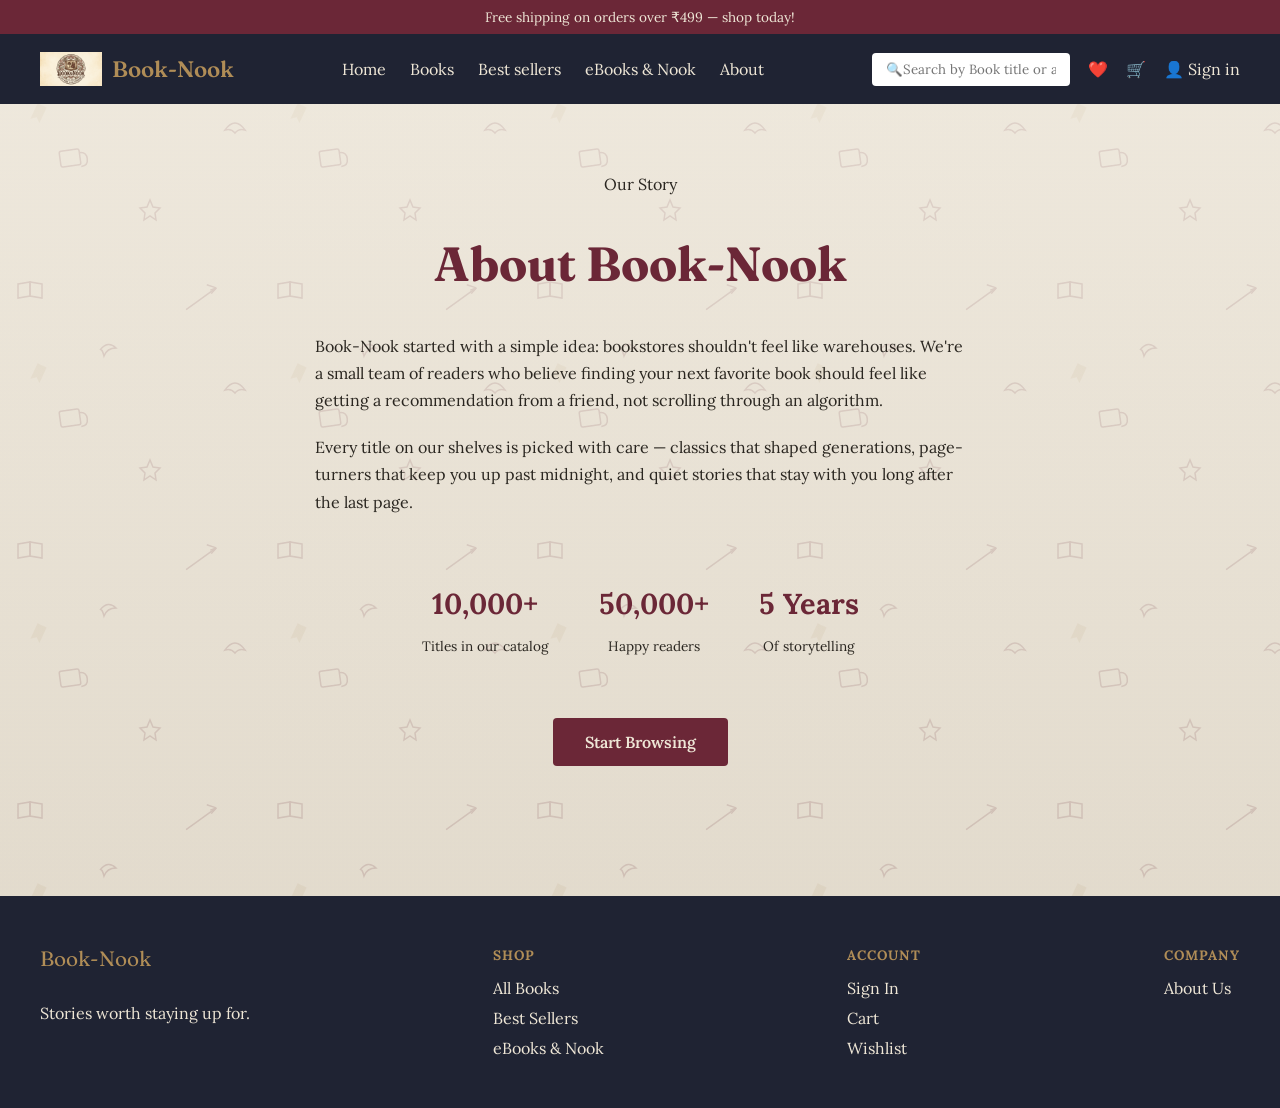
<file: about.html>
<!DOCTYPE html>
<html lang="en">
  <head>
    <meta charset="UTF-8">
    <meta name="viewport" content="width=device-width, initial-scale=1.0">
    <link rel="preconnect" href="https://fonts.googleapis.com">
    <link href="https://fonts.googleapis.com/css2?family=Fraunces:wght@600;700&family=Lora:ital,wght@0,400;1,400&display=swap" rel="stylesheet">
    <link rel="stylesheet" href="style.css">
    <title>Book-Nook</title>
  </head>
  <body>
<div class="promo-bar">
  Free shipping on orders over ₹499 — shop today!
</div>
    <header>
      <a href="index.html" class="brand"> 
      <img src="Book-Nook_logo.png" alt="Book-Nook logo">
      Book-Nook
      </a>
      <nav>
        <a href="index.html">Home</a>
        <a href="Books.html">Books</a>
        <a href="BestSellers.html">Best sellers</a>
        <a href="eBooks.html">eBooks &amp; Nook</a>
        <a href="about.html">About</a>
      </nav>
      <div class="header-actions">
        <input type="text" placeholder="🔍Search by Book title or author" />
        <a href="wishlist.html">❤️</a>
        <a href="Cart.html">🛒</a>
        <a href="login.html">👤 Sign in</a>
      </div>
    </header>
    <section class="about-page">
  <span class="eyebrow">Our Story</span>
  <h1>About Book-Nook</h1>

  <p>Book-Nook started with a simple idea: bookstores shouldn't feel like warehouses. We're a small team of readers who believe finding your next favorite book should feel like getting a recommendation from a friend, not scrolling through an algorithm.</p>

  <p>Every title on our shelves is picked with care — classics that shaped generations, page-turners that keep you up past midnight, and quiet stories that stay with you long after the last page.</p>

  <div class="about-stats">
    <div class="stat">
      <h3>10,000+</h3>
      <p>Titles in our catalog</p>
    </div>
    <div class="stat">
      <h3>50,000+</h3>
      <p>Happy readers</p>
    </div>
    <div class="stat">
      <h3>5 Years</h3>
      <p>Of storytelling</p>
    </div>
  </div>

  <a href="Books.html" class="btn">Start Browsing</a>
</section>
<footer>
  <div class="footer-col">
    <p class="footer-brand">Book-Nook</p>
    <p>Stories worth staying up for.</p>
  </div>

  <div class="footer-col">
    <h4>Shop</h4>
    <a href="Books.html">All Books</a>
    <a href="BestSellers.html">Best Sellers</a>
    <a href="eBooks.html">eBooks &amp; Nook</a>
  </div>

  <div class="footer-col">
    <h4>Account</h4>
    <a href="login.html">Sign In</a>
    <a href="Cart.html">Cart</a>
    <a href="wishlist.html">Wishlist</a>
  </div>

  <div class="footer-col">
    <h4>Company</h4>
    <a href="about.html">About Us</a>
  </div>
</footer>
  </body>
</html>
</file>
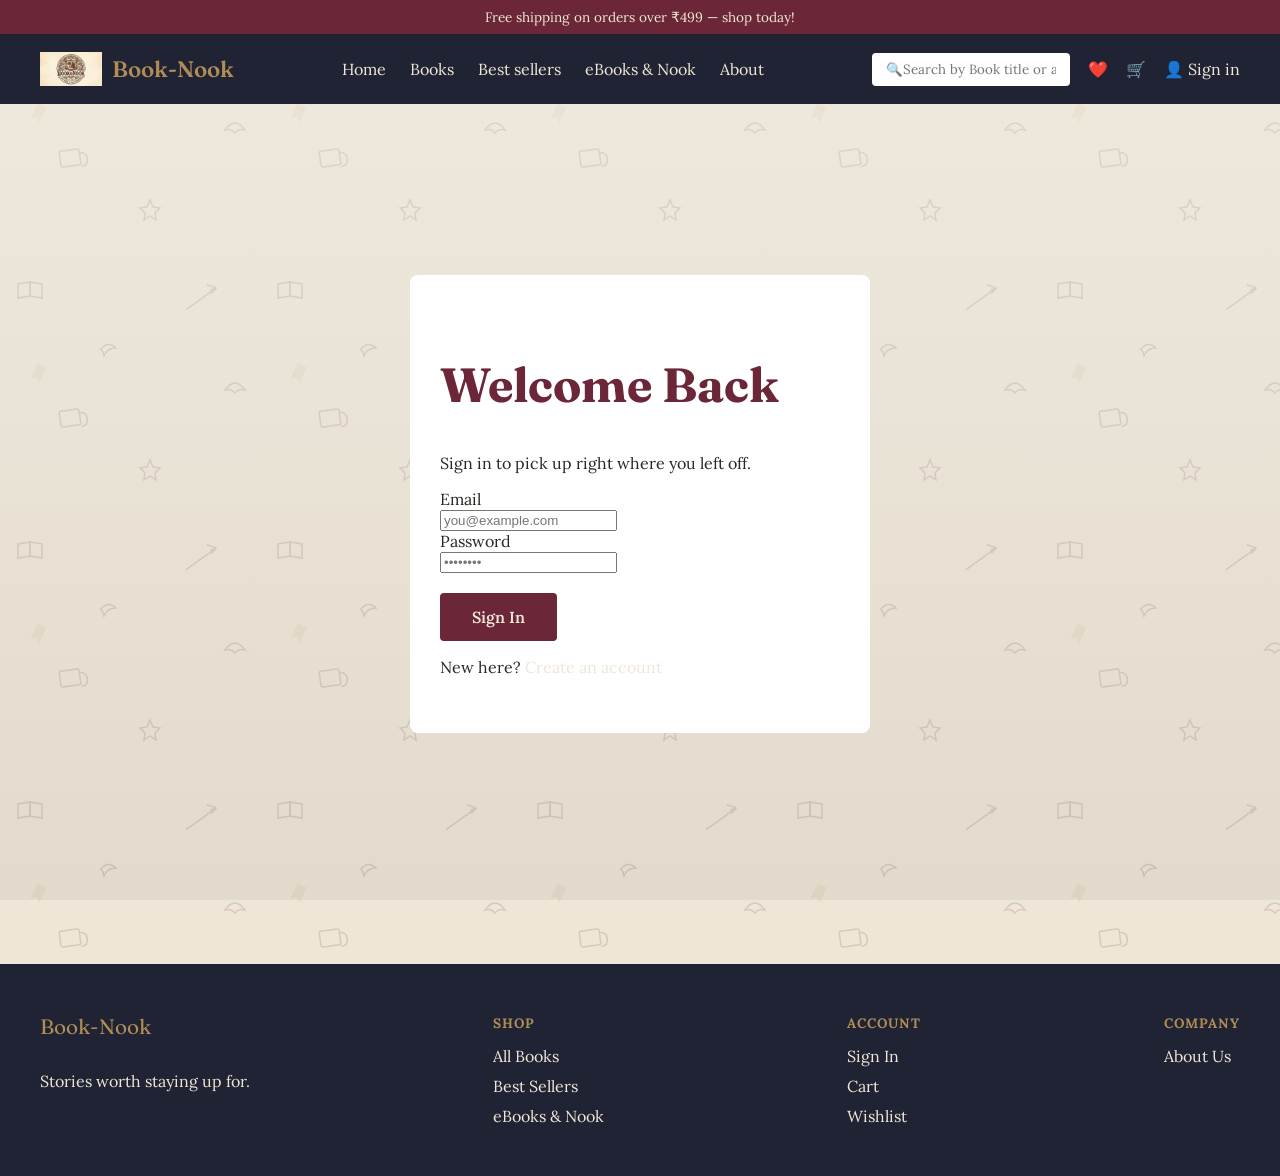
<file: login.html>
<!DOCTYPE html>
<html lang="en">
  <head>
    <meta charset="UTF-8">
    <meta name="viewport" content="width=device-width, initial-scale=1.0">
    <link rel="preconnect" href="https://fonts.googleapis.com">
    <link href="https://fonts.googleapis.com/css2?family=Fraunces:wght@600;700&family=Lora:ital,wght@0,400;1,400&display=swap" rel="stylesheet">
    <link rel="stylesheet" href="style.css">
    <title>Sign In - Book-Nook</title>
  </head>
  <body>
<div class="promo-bar">
  Free shipping on orders over ₹499 — shop today!
</div>
    <header>
      <a href="index.html" class="brand"> 
      <img src="Book-Nook_logo.png" alt="Book-Nook logo">
      Book-Nook
      </a>
      <nav>
        <a href="index.html">Home</a>
        <a href="Books.html">Books</a>
        <a href="BestSellers.html">Best sellers</a>
        <a href="eBooks.html">eBooks &amp; Nook</a>
        <a href="about.html">About</a>
      </nav>
      <div class="header-actions">
        <input type="text" placeholder="🔍Search by Book title or author" />
        <a href="wishlist.html">❤️</a>
        <a href="Cart.html">🛒</a>
        <a href="login.html">👤 Sign in</a>
      </div>
    </header>
    <section class="auth-page">
  <div class="auth-box">
    <h1>Welcome Back</h1>
    <p>Sign in to pick up right where you left off.</p>

    <div class="field">
      <label for="email">Email</label><br />
      <input type="email" id="email" placeholder="you@example.com">
    </div>

    <div class="field">
      <label for="password">Password</label><br />
      <input type="password" id="password" placeholder="••••••••">
    </div>
    <br />
    <a href="index.html" class="btn">Sign In</a>

    <p class="switch-link">New here? <a href="#">Create an account</a></p>
  </div>
</section>
<footer>
  <div class="footer-col">
    <p class="footer-brand">Book-Nook</p>
    <p>Stories worth staying up for.</p>
  </div>

  <div class="footer-col">
    <h4>Shop</h4>
    <a href="Books.html">All Books</a>
    <a href="BestSellers.html">Best Sellers</a>
    <a href="eBooks.html">eBooks &amp; Nook</a>
  </div>

  <div class="footer-col">
    <h4>Account</h4>
    <a href="login.html">Sign In</a>
    <a href="Cart.html">Cart</a>
    <a href="wishlist.html">Wishlist</a>
  </div>

  <div class="footer-col">
    <h4>Company</h4>
    <a href="about.html">About Us</a>
  </div>
</footer>
  </body>
</html>
</file>
<file: style.css>
:root{
  --wine:#6B2737;
  --gold:#B08D57;
  --ink:#1F2333;
  --parchment:#EEE6D6;
  --text:#2A2620;
}
header{
  display: flex;
  align-items: center;
  justify-content:space-between;
  background-color: var(--ink);
  color:var(--parchment);
  padding: 18px 40px;
}
nav{
  display: flex;
  gap: 24px;
}
.header-actions{
  display: flex;
  align-items: center;
  gap: 18px;
}
h1{
  color: var(--wine);
  font-family: 'Fraunces', serif;
  font-size: 3rem;
}
body {
  margin: 0;
  background-color: var(--parchment);
  background-image:
    linear-gradient(180deg, rgba(255,255,255,0.25) 0%, rgba(31,35,51,0.04) 100%),
    url("data:image/svg+xml,%3Csvg xmlns='http://www.w3.org/2000/svg' width='4' height='4'%3E%3Crect width='4' height='4' fill='%23000' opacity='0.015'/%3E%3Crect width='2' height='2' fill='%23fff' opacity='0.02'/%3E%3C/svg%3E"),
    url("data:image/svg+xml,%3Csvg xmlns='http://www.w3.org/2000/svg' width='260' height='260'%3E%3Cg fill='none' stroke='%236B2737' stroke-width='1.5' opacity='0.16'%3E%3Cpath d='M18 24 L30 22 L30 36 L18 38 Z'/%3E%3Cpath d='M42 24 L30 22 L30 36 L42 38 Z'/%3E%3Cpath transform='rotate(18 205 40)' d='M190 55 L212 25'/%3E%3Cpath transform='rotate(18 205 40)' d='M212 25 L207 29 M212 25 L209 32 M212 25 L202 25'/%3E%3Crect x='60' y='150' width='20' height='16' rx='2' transform='rotate(-8 70 158)'/%3E%3Cpath transform='rotate(-8 70 158)' d='M80 154 q7 0 7 7 q0 7 -7 7'/%3E%3Cpath d='M150 200 l3 7 l7 1 l-5 5 l1 7 l-6 -4 l-6 4 l1 -7 l-5 -5 l7 -1 Z'/%3E%3Cpath d='M225 130 q10 -14 20 0 q-6 -2 -10 3 q-4 -5 -10 -3 Z'/%3E%3Cpath d='M100 90 q8 -10 16 -2 q-9 0 -12 8 q-2 -8 -4 -6 Z'/%3E%3Cpath transform='rotate(25 40 110)' d='M35 105 L45 105 L45 122 L40 118 L35 122 Z' fill='%23B08D57' stroke='none' opacity='0.6'/%3E%3C/g%3E%3C/svg%3E");
  background-size: 100% 100%, 4px 4px, 260px 260px;
  background-attachment: fixed, fixed, scroll;
  color: var(--text);
  font-family: 'Lora', serif;
}
.shelf:nth-child(even) {
  background: rgba(255,255,255,0.5);
}
a{
  color: var(--parchment);
  text-decoration: none;
}
nav a:hover{
  color: var(--gold);
}
header input{
  padding: 8px 14px;
  border: none;
  border-radius: 4px;
  outline: none;
  font-family: 'Lora' , serif;
}
.brand img{
  height: 34px;
  width:auto;
}
.brand{
  display: flex;
  align-items: center;
  gap: 10px;
  color: var(--gold);
  font-family: 'Fraunces', serif;
  font-size: 1.4rem;
  font-weight: 600;
}
.promo-bar {
  background: var(--wine);
  color: var(--parchment);
  text-align: center;
  font-size: 0.85rem;
  padding: 8px 0;
  font-family: 'Lora', serif;
}
.hero-banner {
  position: relative;
  overflow: hidden;
  padding: 130px 40px;
  background-size: cover;
  background-position: center;
  animation: bannerRotate 20s infinite;
}
.hero-banner::before {
  content: "";
  position: absolute;
  top: -20%;
  left: 50%;
  transform: translateX(-50%);
  width: 700px;
  height: 700px;
  background: radial-gradient(circle, rgba(176,141,87,0.35) 0%, transparent 70%);
  z-index: 1;
  pointer-events: none;
}
.hero-overlay {
  position: absolute;
  top: 0; left: 0;
  width: 100%; height: 100%;
  background: rgba(31, 35, 51, 0.65);
}
.hero-text {
  position: relative;
  z-index: 2;
  text-align: center;
  max-width: 700px;
  margin: 0 auto;
  color: white;
}
.hero-text .eyebrow { color: var(--gold); }
.hero-text p { color: rgba(255,255,255,0.9); }
@keyframes bannerRotate {
  0%   { background-image: url('https://images.unsplash.com/photo-1499447155021-4907f71b9ef5?w=1600&q=80'); }
  25%  { background-image: url('https://images.unsplash.com/photo-1573592371950-348a8f1d9f38?w=1600&q=80'); }
  50%  { background-image: url('https://images.unsplash.com/photo-1622010652810-eba11f92f90f?w=1600&q=80'); }
  75%  { background-image: url('https://images.unsplash.com/photo-1518373714866-3f1478910cc0?w=1600&q=80'); }
  100% { background-image: url('https://images.unsplash.com/photo-1499447155021-4907f71b9ef5?w=1600&q=80'); }
}
.btn {
  display: inline-block;
  background: var(--wine);
  color: var(--parchment);
  padding: 14px 32px;
  border-radius: 4px;
  font-weight: 600;
}
.featured {
  padding: 60px 40px;
  max-width: 1100px;
  margin: 0 auto;
}
.featured h2 {
  text-align: center;
  margin-bottom: 40px;
}
.book-grid {
  display: grid;
  grid-template-columns: repeat(3, 1fr);
  gap: 30px;
  max-width: 700px;
  margin: 0 auto;
}
.book-card {
  background: white;
  padding: 16px;
  border-radius: 6px;
  text-align: center;
  transition: transform 0.2s ease, box-shadow 0.2s ease;
}
.book-card:hover {
  transform: translateY(-6px);
  box-shadow: 0 12px 20px rgba(0,0,0,0.15);
}
.book-card img {
  width: 100%;
  height: 260px;
  object-fit: contain;
  background: #f0ebe0;
  border-radius: 4px;
  margin-bottom: 12px;
}
.book-card h3 {
  font-size: 1rem;
  margin: 0 0 4px;
}
.author {
  color: var(--text);
  font-size: 0.85rem;
  margin: 0 0 6px;
}
.rating {
  color: var(--gold);
  margin-bottom: 8px;
}
.price del {
  color: #999;
  font-size: 0.85rem;
  margin-right: 8px;
}
.new-price {
  color: var(--wine);
  font-weight: 700;
  font-size: 1.1rem;
}
.intro {
  position: fixed;
  top: 0;
  left: 0;
  width: 100%;
  height: 100%;
  background: var(--ink);
  display: flex;
  align-items: center;
  justify-content: center;
  z-index: 999;
  animation: introFade 2.5s ease forwards;
}
.intro-content {
  text-align: center;
  color: var(--gold);
}
.intro-content svg {
  opacity: 0;
  animation: popIn 0.7s ease forwards;
}
.intro-content p {
  font-family: 'Fraunces', serif;
  font-size: 1.6rem;
  margin-top: 12px;
  letter-spacing: 2px;
  opacity: 0;
  animation: popIn 0.7s ease forwards;
  animation-delay: 0.3s;
}
@keyframes popIn {
  0%   { opacity: 0; transform: scale(0.7); }
  100% { opacity: 1; transform: scale(1); }
}
@keyframes introFade {
  0%   { opacity: 1; }
  85%  { opacity: 1; }
  100% { opacity: 0; visibility: hidden; }
}
.genres {
  padding: 60px 40px;
  max-width: 900px;
  margin: 0 auto;
  text-align: center;
}
.genres h2 {
  margin-bottom: 40px;
}
.genre-grid {
  display: flex;
  justify-content: center;
  gap: 50px;
  flex-wrap: wrap;
}
.genre-card {
  display: flex;
  flex-direction: column;
  align-items: center;
  gap: 10px;
  color: var(--text);
}
.genre-card p {
  font-weight: 600;
  font-size: 0.9rem;
}
.genre-icon {
  font-size: 2.4rem;
  display: block;
  transition: transform 0.2s ease;
}
.genre-card:hover .genre-icon {
  transform: scale(1.15);
}
.genres {
  position: relative;
}
.genres::before,
.genres::after {
  content: "❦";
  position: absolute;
  font-size: 2rem;
  color: var(--gold);
  opacity: 0.5;
}
.genres::before {
  top: 10px;
  left: 20px;
}
.genres::after {
  top: 10px;
  right: 20px;
}
footer {
  display: flex;
  justify-content: space-between;
  flex-wrap: wrap;
  gap: 30px;
  background: var(--ink);
  color: var(--parchment);
  padding: 50px 40px;
  margin-top: 60px;
}
.footer-col {
  display: flex;
  flex-direction: column;
  gap: 10px;
}
.footer-brand {
  font-family: 'Fraunces', serif;
  font-size: 1.3rem;
  color: var(--gold);
  margin: 0 0 6px;
}
footer h4 {
  color: var(--gold);
  font-size: 0.85rem;
  text-transform: uppercase;
  letter-spacing: 1px;
  margin: 0 0 4px;
}
footer a:hover {
  color: var(--gold);
}
.cart-page {
  max-width: 700px;
  margin: 0 auto;
  padding: 60px 40px;
}
.cart-item {
  display: flex;
  align-items: center;
  gap: 20px;
  padding: 20px;
  background: white;
  border-radius: 8px;
  margin-bottom: 16px;
  box-shadow: 0 2px 8px rgba(0,0,0,0.06);
}
.cart-item img {
  width: 70px;
  height: 100px;
  object-fit: cover;
  border-radius: 4px;
}
.cart-item-info {
  flex: 1;
}
.qty-control {
  display: flex;
  align-items: center;
  gap: 12px;
  margin-top: 8px;
}
.qty-control button {
  width: 28px;
  height: 28px;
  border: 1px solid #ccc;
  background: white;
  border-radius: 4px;
  cursor: pointer;
  font-size: 1rem;
}

.cart-summary {
  margin-top: 30px;
  background: white;
  padding: 24px;
  border-radius: 8px;
}

.summary-row {
  display: flex;
  justify-content: space-between;
  padding: 8px 0;
  color: var(--text);
}

.summary-row.total {
  border-top: 2px solid var(--ink);
  margin-top: 10px;
  padding-top: 14px;
  font-size: 1.2rem;
  font-weight: 700;
  color: var(--ink);
}

.cart-summary .btn {
  display: block;
  text-align: center;
  margin-top: 16px;
}
.auth-page {
  min-height: 80vh;
  display: flex;
  align-items: center;
  justify-content: center;
  max-width: 100%;
  padding: 40px;
}

.auth-box {
  background: white;
  padding: 40px 30px;
  border-radius: 8px;
  width: 100%;
  max-width: 400px;
}
.catalog-page {
  max-width: 1000px;
  margin: 0 auto;
  padding: 60px 40px;
}
.filter-chips {
  display: flex;
  gap: 12px;
  flex-wrap: wrap;
  margin: 24px 0 40px;
}
.chip {
  padding: 8px 18px;
  border: 1px solid #ccc;
  border-radius: 20px;
  font-size: 0.85rem;
  cursor: pointer;
}
.chip.active {
  background: var(--ink);
  color: var(--parchment);
  border-color: var(--ink);
}
.catalog-grid {
  grid-template-columns: repeat(3, 1fr);
  max-width: 100%;
}
.book-card {
  position: relative;
}
.genre-tag {
  position: absolute;
  top: 24px;
  left: 24px;
  background: var(--wine);
  color: white;
  font-size: 0.7rem;
  padding: 4px 10px;
  border-radius: 12px;
  text-transform: uppercase;
  letter-spacing: 0.5px;
}
.page-subtitle {
  color: var(--text);
  margin-top: -30px;
  margin-bottom: 40px;
}
.rank-badge {
  position: absolute;
  top: 24px;
  right: 24px;
  background: var(--gold);
  color: var(--ink);
  font-family: 'Fraunces', serif;
  font-weight: 700;
  font-size: 0.85rem;
  padding: 4px 10px;
  border-radius: 12px;
}
.ebook-badge {
  position: absolute;
  top: 24px;
  left: 24px;
  background: var(--ink);
  color: var(--parchment);
  font-size: 0.7rem;
  padding: 4px 10px;
  border-radius: 12px;
  text-transform: uppercase;
  letter-spacing: 0.5px;
}
.about-page {
  max-width: 650px;
  margin: 0 auto;
  padding: 70px 40px;
  text-align: center;
}
.about-page p {
  text-align: left;
  color: var(--text);
  line-height: 1.7;
  margin-bottom: 20px;
}
.about-stats {
  display: flex;
  justify-content: center;
  gap: 50px;
  margin: 40px 0;
}
.stat h3 {
  color: var(--wine);
  font-size: 1.8rem;
  margin-bottom: 4px;
}
.stat p {
  text-align: center;
  font-size: 0.85rem;
  color: var(--text);
}
.wishlist-page {
  max-width: 700px;
  margin: 0 auto;
  padding: 60px 40px;
}
.wishlist-item {
  display: flex;
  align-items: center;
  gap: 20px;
  padding: 20px;
  background: white;
  border-radius: 8px;
  margin-bottom: 16px;
  box-shadow: 0 2px 8px rgba(0,0,0,0.06);
}
.wishlist-item img {
  width: 70px;
  height: 100px;
  object-fit: cover;
  border-radius: 4px;
}
.wishlist-item-info {
  flex: 1;
}
.wishlist-actions {
  display: flex;
  flex-direction: column;
  gap: 8px;
}
.btn-small {
  padding: 8px 16px;
  font-size: 0.8rem;
  text-align: center;
}
.remove-btn {
  background: none;
  border: 1px solid #ccc;
  color: var(--text);
  padding: 8px 16px;
  border-radius: 4px;
  font-size: 0.8rem;
  cursor: pointer;
}
.remove-btn:hover {
  border-color: var(--wine);
  color: var(--wine);
}
.shelf {
  max-width: 1100px;
  margin: 0 auto;
  padding: 50px 40px;
}
.shelf h2 {
  margin-bottom: 24px;
}
.shelf-row {
  display: flex;
  gap: 20px;
  overflow-x: auto;
  padding-bottom: 10px;
}
.shelf-row .book-card {
  flex: 0 0 200px;
}
.trust-strip {
  display: flex;
  justify-content: center;
  gap: 50px;
  flex-wrap: wrap;
  padding: 50px 40px;
  background: white;
}
.trust-item {
  display: flex;
  align-items: center;
  gap: 12px;
}
.trust-icon {
  font-size: 2rem;
}
.trust-item p {
  margin: 0;
  font-weight: 600;
  font-size: 0.95rem;
}
.trust-item span {
  font-weight: 400;
  font-size: 0.8rem;
  color: var(--text);
}
.newsletter {
  background: var(--ink);
  color: var(--parchment);
  text-align: center;
  padding: 60px 40px;
}
.newsletter h2 {
  color: var(--gold);
}
.newsletter p {
  margin-bottom: 24px;
}
.newsletter-form {
  display: flex;
  justify-content: center;
  gap: 12px;
  flex-wrap: wrap;
}
.newsletter-form input {
  padding: 12px 16px;
  border: none;
  border-radius: 4px;
  font-family: 'Lora', serif;
  min-width: 260px;
  outline: none;
}
.newsletter-form .btn {
  border: none;
  cursor: pointer;
}
.summary-row.discount span:last-child {
  color: #2e7d32;
}
.rating-num {
  font-size: 0.75rem;
  color: var(--text);
  font-family: 'Lora', serif;
}
.filter-radio {
  position: absolute;
  opacity: 0;
  pointer-events: none;
}
.filter-chips .chip {
  cursor: pointer;
  user-select: none;
}
#filter-fantasy:checked ~ .book-grid .book-card:not(.fantasy),
#filter-mystery:checked ~ .book-grid .book-card:not(.mystery),
#filter-romance:checked ~ .book-grid .book-card:not(.romance),
#filter-adventure:checked ~ .book-grid .book-card:not(.adventure),
#filter-horror:checked ~ .book-grid .book-card:not(.horror) {
  display: none;
}
#filter-all:checked ~ .filter-chips label[for="filter-all"],
#filter-fantasy:checked ~ .filter-chips label[for="filter-fantasy"],
#filter-mystery:checked ~ .filter-chips label[for="filter-mystery"],
#filter-romance:checked ~ .filter-chips label[for="filter-romance"],
#filter-adventure:checked ~ .filter-chips label[for="filter-adventure"],
#filter-horror:checked ~ .filter-chips label[for="filter-horror"] {
  background: #2b2140;
  color: #fff;
  border-color: #2b2140;
}
</file>
